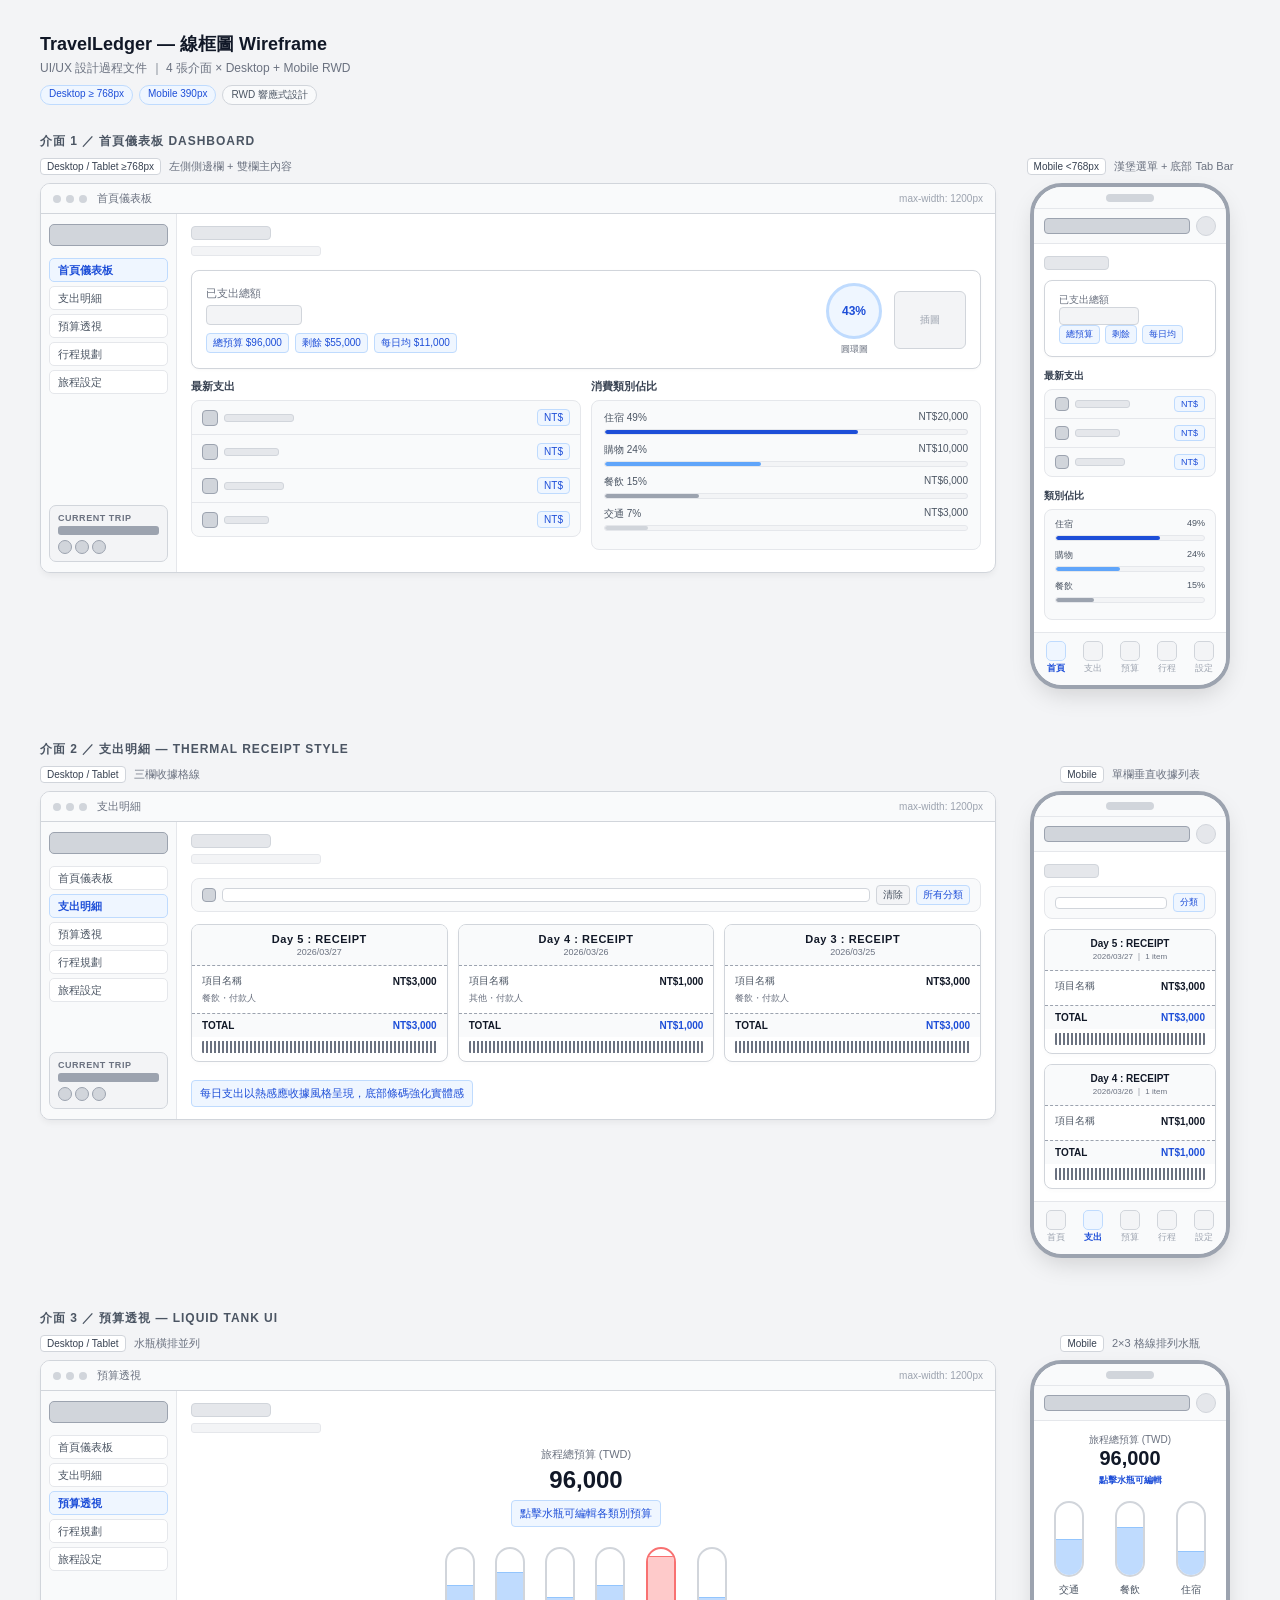
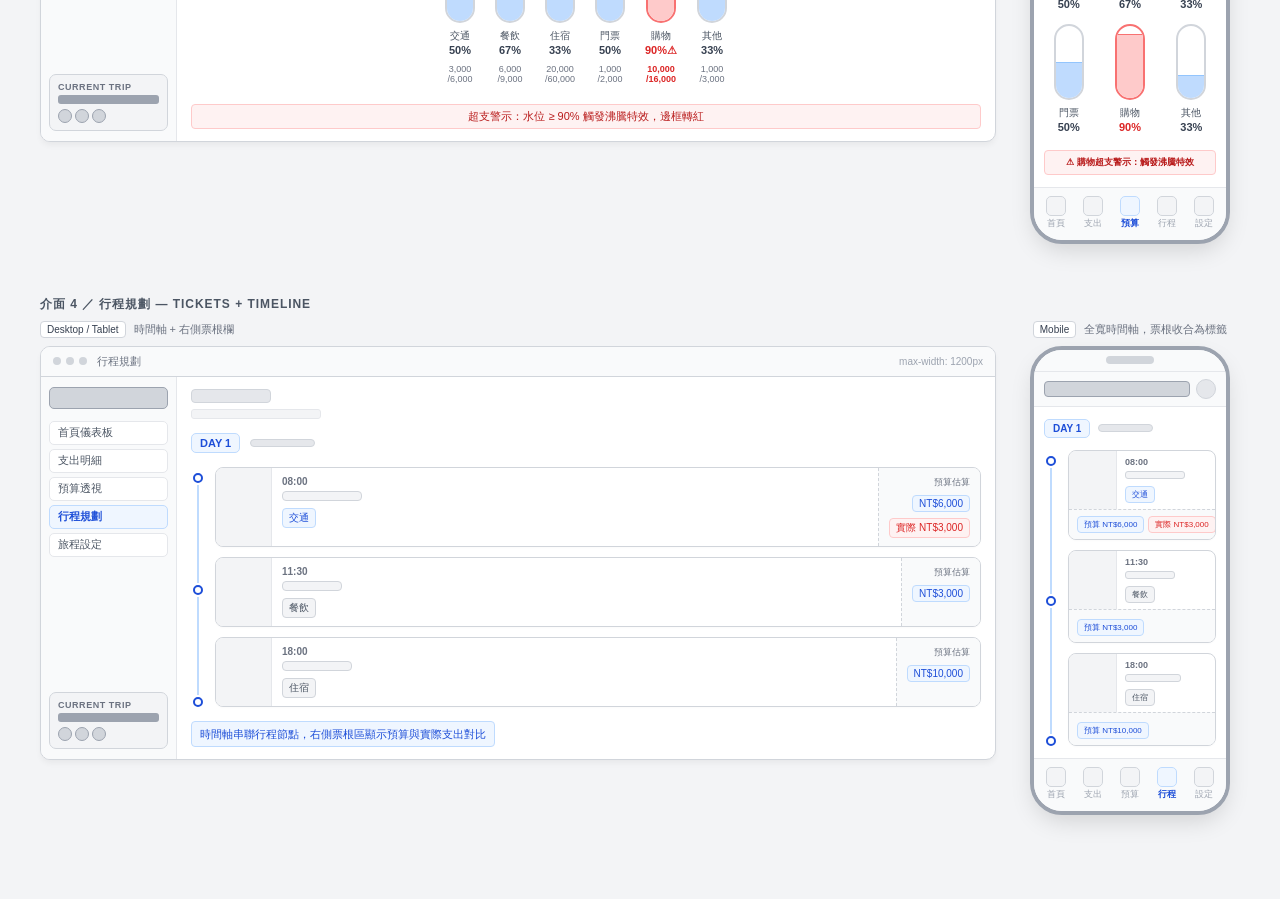
<file: wireframe.html>
<!DOCTYPE html>
<html lang="zh-Hant">
<head>
<meta charset="UTF-8">
<meta name="viewport" content="width=device-width, initial-scale=1.0">
<title>TravelLedger 線框圖 Wireframe</title>
<style>
* { box-sizing: border-box; margin: 0; padding: 0; }
body { font-family: 'Helvetica Neue', Arial, sans-serif; background: #F3F4F6; color: #111827; padding: 32px 24px; }

/* ── 容器寬度限制 ── */
.page-container { max-width: 1200px; margin: 0 auto; }

h1 { font-size: 18px; font-weight: 600; color: #111827; margin-bottom: 4px; }
.meta { font-size: 12px; color: #6B7280; margin-bottom: 8px; }
.rwd-badge { display: flex; gap: 6px; margin-bottom: 28px; flex-wrap: wrap; }
.badge { font-size: 10px; padding: 2px 8px; border-radius: 10px; border: 1px solid #D1D5DB; color: #4B5563; background: #F9FAFB; }
.badge-blue { background: #EFF6FF; border-color: #BFDBFE; color: #1D4ED8; font-weight: 500; }
.section-label { font-size: 12px; font-weight: 700; color: #4B5563; letter-spacing: .08em; text-transform: uppercase; margin-bottom: 8px; }
.rwd-label { font-size: 11px; color: #6B7280; margin-bottom: 8px; display: flex; gap: 8px; align-items: center; }
.rwd-label span { background: #FFFFFF; border: 1px solid #D1D5DB; border-radius: 4px; padding: 2px 6px; font-size: 10px; color: #374151; font-weight: 500; }
.wf-wrap { margin-bottom: 52px; }

/* ── 並排版型：Desktop 佔大部分，手機固定寬度 ── */
.rwd-compare { display: grid; grid-template-columns: 1fr 220px; gap: 24px; align-items: start; }
@media (max-width: 700px) { .rwd-compare { grid-template-columns: 1fr; } body { padding: 16px 12px; } }

/* ── Desktop Frame ── */
.wf-frame { border: 1px solid #D1D5DB; border-radius: 10px; overflow: hidden; background: #fff; box-shadow: 0 4px 6px -1px rgba(0, 0, 0, 0.05); }
.wf-titlebar { background: #F9FAFB; border-bottom: 1px solid #D1D5DB; padding: 7px 12px; display: flex; align-items: center; gap: 5px; }
.wf-dot { width: 8px; height: 8px; border-radius: 50%; background: #D1D5DB; flex-shrink: 0; }
.wf-titlebar-text { font-size: 11px; color: #6B7280; margin-left: 5px; font-weight: 500; }
.wf-titlebar-rwd { margin-left: auto; font-size: 10px; color: #9CA3AF; }
.wf-body { display: flex; }

/* ── Sidebar ── */
.wf-sidebar { width: 136px; min-width: 136px; flex-shrink: 0; border-right: 1px solid #E5E7EB; padding: 10px 8px; display: flex; flex-direction: column; gap: 4px; background: #F9FAFB; }
.wf-logo { height: 22px; background: #D1D5DB; border-radius: 5px; margin-bottom: 8px; border: 1px solid #9CA3AF; }
.wf-nav-item { height: 24px; border-radius: 5px; background: #FFFFFF; border: 1px solid #E5E7EB; display: flex; align-items: center; padding: 0 8px; font-size: 11px; color: #4B5563; white-space: nowrap; overflow: hidden; transition: all 0.2s; }
.wf-nav-item.active { background: #EFF6FF; border-color: #BFDBFE; color: #1D4ED8; font-weight: 600; }
.wf-trip-card { margin-top: auto; background: #F3F4F6; border-radius: 7px; border: 1px solid #D1D5DB; padding: 7px 8px; }
.wf-trip-label { font-size: 9px; color: #6B7280; text-transform: uppercase; letter-spacing: .06em; margin-bottom: 3px; font-weight: 600; }
.wf-trip-name { height: 9px; background: #9CA3AF; border-radius: 3px; margin-bottom: 5px; }
.wf-avatars { display: flex; gap: 3px; }
.wf-avatar { width: 14px; height: 14px; border-radius: 50%; background: #D1D5DB; border: 1px solid #9CA3AF; flex-shrink: 0; }

/* ── Content ── */
.wf-content { flex: 1; padding: 12px 14px; min-width: 0; }
.wf-pg-title { height: 14px; width: 80px; background: #E5E7EB; border-radius: 4px; border: 1px solid #D1D5DB; margin-bottom: 6px; }
.wf-pg-sub { height: 10px; width: 130px; background: #F3F4F6; border-radius: 3px; border: 1px solid #E5E7EB; margin-bottom: 14px; }

/* ── Phone Shell ── */
.phone-wrap { display: flex; flex-direction: column; align-items: center; }
.phone-shell { width: 200px; border: 4px solid #9CA3AF; border-radius: 32px; overflow: hidden; background: #fff; box-shadow: 0 10px 25px -5px rgba(0,0,0,.15); position: relative; }
.phone-notch { background: #F9FAFB; height: 22px; display: flex; align-items: center; justify-content: center; border-bottom: 1px solid #E5E7EB; flex-shrink: 0; }
.phone-notch-pill { width: 48px; height: 8px; background: #D1D5DB; border-radius: 4px; }
.phone-screen { display: flex; flex-direction: column; min-height: 380px; }

/* ── Mobile Top Bar ── */
.m-topbar { background: #F9FAFB; border-bottom: 1px solid #E5E7EB; padding: 7px 10px; display: flex; align-items: center; gap: 6px; flex-shrink: 0; }
.m-hamburger { width: 16px; display: flex; flex-direction: column; gap: 3px; flex-shrink: 0; }
.m-hamburger div { height: 2px; background: #4B5563; border-radius: 1px; }
.m-logo { height: 16px; flex: 1; background: #D1D5DB; border-radius: 4px; border: 1px solid #9CA3AF; }
.m-avatar { width: 20px; height: 20px; border-radius: 50%; background: #E5E7EB; border: 1px solid #D1D5DB; flex-shrink: 0; }

/* ── Mobile Content ── */
.m-content { padding: 12px 10px; flex: 1; }

/* ── Mobile Bottom Nav ── */
.m-bottomnav { background: #F9FAFB; border-top: 1px solid #E5E7EB; padding: 8px 4px 12px; display: flex; justify-content: space-around; flex-shrink: 0; }
.m-tab { display: flex; flex-direction: column; align-items: center; gap: 3px; flex: 1; }
.m-tab-icon { width: 20px; height: 20px; background: #F3F4F6; border-radius: 5px; border: 1px solid #D1D5DB; }
.m-tab-icon.active { background: #EFF6FF; border-color: #BFDBFE; }
.m-tab-lbl { font-size: 9px; color: #9CA3AF; line-height: 1; font-weight: 500; }
.m-tab-lbl.active { color: #1D4ED8; font-weight: 700; }

/* ── Generic ── */
.wf-block { background: #F9FAFB; border: 1px solid #E5E7EB; border-radius: 8px; }
.wf-row { display: flex; gap: 10px; margin-bottom: 10px; }
.wf-col { flex: 1; min-width: 0; }
.note-blue { font-size: 11px; color: #1D4ED8; background: #EFF6FF; border: 1px solid #BFDBFE; border-radius: 4px; padding: 4px 8px; display: inline-block; margin-top: 8px; line-height: 1.5; font-weight: 500; }
.note-red { font-size: 11px; color: #B91C1C; background: #FEF2F2; border: 1px solid #FECACA; border-radius: 4px; padding: 4px 8px; display: inline-block; margin-top: 8px; font-weight: 500; }
.chip { font-size: 10px; font-weight: 500; border-radius: 4px; padding: 2px 6px; border: 1px solid #D1D5DB; background: #F3F4F6; color: #4B5563; display: inline-block; white-space: nowrap; }
.chip-b { background: #EFF6FF; border-color: #BFDBFE; color: #1D4ED8; }
.chip-r { background: #FEF2F2; border-color: #FECACA; color: #DC2626; }
.list-row { display: flex; justify-content: space-between; align-items: center; padding: 8px 10px; border-bottom: 1px solid #E5E7EB; }
.list-row:last-child { border-bottom: none; }
.icon-sq { width: 16px; height: 16px; background: #D1D5DB; border-radius: 4px; border: 1px solid #9CA3AF; flex-shrink: 0; }
.txt-bar { height: 8px; background: #E5E7EB; border-radius: 3px; border: 1px solid #D1D5DB; }

/* ── Receipts ── */
.receipt { border: 1px solid #D1D5DB; border-radius: 8px; overflow: hidden; flex: 1; min-width: 90px; background: #fff; box-shadow: 0 2px 4px rgba(0,0,0,0.02); }
.receipt-head { background: #F9FAFB; padding: 8px 10px; text-align: center; border-bottom: 1px dashed #9CA3AF; }
.receipt-body { padding: 8px 10px; }
.receipt-row { display: flex; justify-content: space-between; align-items: center; margin-bottom: 4px; }
.receipt-total { border-top: 1px dashed #9CA3AF; padding: 6px 10px; display: flex; justify-content: space-between; background: #F9FAFB; }
.barcode { height: 12px; margin: 4px 10px 8px; border-radius: 1px; background: repeating-linear-gradient(90deg, #6B7280 0, #6B7280 2px, transparent 2px, transparent 4px); }

/* ── Hero & Progress ── */
.hero { background: #FFFFFF; border: 1px solid #D1D5DB; border-radius: 8px; padding: 12px 14px; margin-bottom: 10px; box-shadow: 0 1px 3px rgba(0,0,0,0.03); }
.bar-row { margin-bottom: 8px; }
.bar-track { height: 6px; background: #F3F4F6; border-radius: 3px; border: 1px solid #E5E7EB; margin-top: 4px; overflow: hidden; }
.bar-fill { height: 100%; background: #9CA3AF; border-radius: 2px; }
.day-badge { background: #EFF6FF; border: 1px solid #BFDBFE; border-radius: 5px; padding: 3px 8px; font-size: 11px; font-weight: 700; color: #1D4ED8; }

/* ── Timeline ── */
.tl-wrap { display: flex; gap: 10px; }
.tl-spine { display: flex; flex-direction: column; align-items: center; width: 14px; flex-shrink: 0; padding-top: 6px; }
.tl-dot { width: 10px; height: 10px; border-radius: 50%; border: 2px solid #1D4ED8; background: #fff; flex-shrink: 0; }
.tl-line { width: 2px; background: #BFDBFE; flex: 1; min-height: 12px; margin: 2px 0; }
.tl-items { flex: 1; display: flex; flex-direction: column; gap: 10px; min-width: 0; }
.tl-card { border: 1px solid #D1D5DB; border-radius: 8px; background: #FFFFFF; display: flex; overflow: hidden; box-shadow: 0 1px 2px rgba(0,0,0,0.02); }
.tl-img { width: 56px; min-width: 56px; background: #F3F4F6; border-right: 1px solid #E5E7EB; }
.tl-info { flex: 1; padding: 8px 10px; min-width: 0; }
.tl-right { min-width: 76px; padding: 8px 10px; text-align: right; border-left: 1px dashed #D1D5DB; background: #F9FAFB; }

/* ── Tank UI ── */
.tank { display: flex; flex-direction: column; align-items: center; gap: 6px; }
.tank-body { width: 30px; height: 76px; border: 2px solid #D1D5DB; border-radius: 15px; overflow: hidden; background: #fff; position: relative; }
.tank-fill { position: absolute; bottom: 0; left: 0; right: 0; background: #BFDBFE; border-top: 1px solid #93C5FD; transition: height 0.3s; }
.tank-fill.over { background: #FECACA; border-color: #F87171; }
.tank-lbl { font-size: 10px; color: #4B5563; text-align: center; line-height: 1.4; font-weight: 500; }
.pct { font-size: 11px; color: #374151; font-weight: 700; }
.pct.over { color: #DC2626; }
</style>
</head>
<body>
<div class="page-container">

<h1>TravelLedger — 線框圖 Wireframe</h1>
<p class="meta">UI/UX 設計過程文件 ｜ 4 張介面 × Desktop + Mobile RWD</p>
<div class="rwd-badge">
  <span class="badge badge-blue">Desktop ≥ 768px</span>
  <span class="badge badge-blue">Mobile 390px</span>
  <span class="badge">RWD 響應式設計</span>
</div>

<div class="wf-wrap">
  <div class="section-label">介面 1 ／ 首頁儀表板 Dashboard</div>
  <div class="rwd-compare">

    <div>
      <div class="rwd-label"><span>Desktop / Tablet ≥768px</span>左側側邊欄 + 雙欄主內容</div>
      <div class="wf-frame">
        <div class="wf-titlebar">
          <div class="wf-dot"></div><div class="wf-dot"></div><div class="wf-dot"></div>
          <span class="wf-titlebar-text">首頁儀表板</span>
          <span class="wf-titlebar-rwd">max-width: 1200px</span>
        </div>
        <div class="wf-body">
          <div class="wf-sidebar">
            <div class="wf-logo"></div>
            <div class="wf-nav-item active">首頁儀表板</div>
            <div class="wf-nav-item">支出明細</div>
            <div class="wf-nav-item">預算透視</div>
            <div class="wf-nav-item">行程規劃</div>
            <div class="wf-nav-item">旅程設定</div>
            <div class="wf-trip-card">
              <div class="wf-trip-label">Current Trip</div>
              <div class="wf-trip-name"></div>
              <div class="wf-avatars"><div class="wf-avatar"></div><div class="wf-avatar"></div><div class="wf-avatar"></div></div>
            </div>
          </div>
          <div class="wf-content">
            <div class="wf-pg-title"></div><div class="wf-pg-sub"></div>
            <div class="hero" style="display:flex;gap:12px;align-items:center;flex-wrap:wrap">
              <div style="flex:1;min-width:110px">
                <div style="font-size:11px;color:#6B7280;margin-bottom:4px;font-weight:500">已支出總額</div>
                <div style="height:20px;width:96px;background:#F3F4F6;border:1px solid #D1D5DB;border-radius:4px;margin-bottom:8px"></div>
                <div style="display:flex;gap:6px;flex-wrap:wrap">
                  <span class="chip chip-b">總預算 $96,000</span>
                  <span class="chip chip-b">剩餘 $55,000</span>
                  <span class="chip chip-b">每日均 $11,000</span>
                </div>
              </div>
              <div style="display:flex;flex-direction:column;align-items:center;gap:4px;flex-shrink:0">
                <div style="width:56px;height:56px;border-radius:50%;border:3px solid #BFDBFE;background:#EFF6FF;display:flex;align-items:center;justify-content:center;font-size:12px;color:#1D4ED8;font-weight:700">43%</div>
                <div style="font-size:9px;color:#6B7280;font-weight:500">圓環圖</div>
              </div>
              <div style="width:72px;height:58px;background:#F3F4F6;border-radius:6px;border:1px solid #D1D5DB;flex-shrink:0;display:flex;align-items:center;justify-content:center;font-size:10px;color:#9CA3AF">插圖</div>
            </div>
            <div class="wf-row" style="align-items:flex-start">
              <div class="wf-col">
                <div style="font-size:11px;font-weight:600;color:#374151;margin-bottom:6px">最新支出</div>
                <div class="wf-block">
                  <div class="list-row"><div style="display:flex;align-items:center;gap:6px;flex:1"><div class="icon-sq"></div><div class="txt-bar" style="width:70px"></div></div><span class="chip chip-b">NT$</span></div>
                  <div class="list-row"><div style="display:flex;align-items:center;gap:6px;flex:1"><div class="icon-sq"></div><div class="txt-bar" style="width:55px"></div></div><span class="chip chip-b">NT$</span></div>
                  <div class="list-row"><div style="display:flex;align-items:center;gap:6px;flex:1"><div class="icon-sq"></div><div class="txt-bar" style="width:60px"></div></div><span class="chip chip-b">NT$</span></div>
                  <div class="list-row"><div style="display:flex;align-items:center;gap:6px;flex:1"><div class="icon-sq"></div><div class="txt-bar" style="width:45px"></div></div><span class="chip chip-b">NT$</span></div>
                </div>
              </div>
              <div class="wf-col">
                <div style="font-size:11px;font-weight:600;color:#374151;margin-bottom:6px">消費類別佔比</div>
                <div class="wf-block" style="padding:10px 12px">
                  <div class="bar-row"><div style="display:flex;justify-content:space-between"><span style="font-size:10px;color:#4B5563;font-weight:500">住宿 49%</span><span style="font-size:10px;color:#4B5563">NT$20,000</span></div><div class="bar-track"><div class="bar-fill" style="width:70%;background:#1D4ED8"></div></div></div>
                  <div class="bar-row"><div style="display:flex;justify-content:space-between"><span style="font-size:10px;color:#4B5563;font-weight:500">購物 24%</span><span style="font-size:10px;color:#4B5563">NT$10,000</span></div><div class="bar-track"><div class="bar-fill" style="width:43%;background:#60A5FA"></div></div></div>
                  <div class="bar-row"><div style="display:flex;justify-content:space-between"><span style="font-size:10px;color:#4B5563;font-weight:500">餐飲 15%</span><span style="font-size:10px;color:#4B5563">NT$6,000</span></div><div class="bar-track"><div class="bar-fill" style="width:26%;background:#9CA3AF"></div></div></div>
                  <div class="bar-row"><div style="display:flex;justify-content:space-between"><span style="font-size:10px;color:#4B5563;font-weight:500">交通 7%</span><span style="font-size:10px;color:#4B5563">NT$3,000</span></div><div class="bar-track"><div class="bar-fill" style="width:12%;background:#D1D5DB"></div></div></div>
                </div>
              </div>
            </div>
          </div>
        </div>
      </div>
    </div>

    <div class="phone-wrap">
      <div class="rwd-label"><span>Mobile &lt;768px</span>漢堡選單 + 底部 Tab Bar</div>
      <div class="phone-shell">
        <div class="phone-notch"><div class="phone-notch-pill"></div></div>
        <div class="phone-screen">
          <div class="m-topbar">
            <div class="m-logo"></div>
            <div class="m-avatar"></div>
          </div>
          <div class="m-content">
            <div class="wf-pg-title" style="width:65px;margin-bottom:10px"></div>
            <div class="hero" style="flex-direction:column;gap:6px">
              <div style="font-size:10px;color:#6B7280;font-weight:500">已支出總額</div>
              <div style="height:18px;width:80px;background:#F3F4F6;border:1px solid #D1D5DB;border-radius:4px"></div>
              <div style="display:flex;gap:5px;flex-wrap:wrap">
                <span class="chip chip-b" style="font-size:9px">總預算</span>
                <span class="chip chip-b" style="font-size:9px">剩餘</span>
                <span class="chip chip-b" style="font-size:9px">每日均</span>
              </div>
            </div>
            <div style="font-size:10px;font-weight:600;color:#374151;margin:12px 0 6px">最新支出</div>
            <div class="wf-block">
              <div class="list-row" style="padding:6px 10px"><div style="display:flex;align-items:center;gap:6px;flex:1"><div class="icon-sq" style="width:14px;height:14px"></div><div class="txt-bar" style="width:55px"></div></div><span class="chip chip-b" style="font-size:9px">NT$</span></div>
              <div class="list-row" style="padding:6px 10px"><div style="display:flex;align-items:center;gap:6px;flex:1"><div class="icon-sq" style="width:14px;height:14px"></div><div class="txt-bar" style="width:45px"></div></div><span class="chip chip-b" style="font-size:9px">NT$</span></div>
              <div class="list-row" style="padding:6px 10px"><div style="display:flex;align-items:center;gap:6px;flex:1"><div class="icon-sq" style="width:14px;height:14px"></div><div class="txt-bar" style="width:50px"></div></div><span class="chip chip-b" style="font-size:9px">NT$</span></div>
            </div>
            <div style="font-size:10px;font-weight:600;color:#374151;margin:12px 0 6px">類別佔比</div>
            <div class="wf-block" style="padding:8px 10px">
              <div class="bar-row"><div style="display:flex;justify-content:space-between"><span style="font-size:9px;color:#4B5563;font-weight:500">住宿</span><span style="font-size:9px;color:#4B5563">49%</span></div><div class="bar-track"><div class="bar-fill" style="width:70%;background:#1D4ED8"></div></div></div>
              <div class="bar-row"><div style="display:flex;justify-content:space-between"><span style="font-size:9px;color:#4B5563;font-weight:500">購物</span><span style="font-size:9px;color:#4B5563">24%</span></div><div class="bar-track"><div class="bar-fill" style="width:43%;background:#60A5FA"></div></div></div>
              <div class="bar-row"><div style="display:flex;justify-content:space-between"><span style="font-size:9px;color:#4B5563;font-weight:500">餐飲</span><span style="font-size:9px;color:#4B5563">15%</span></div><div class="bar-track"><div class="bar-fill" style="width:26%;background:#9CA3AF"></div></div></div>
            </div>
          </div>
          <div class="m-bottomnav">
            <div class="m-tab"><div class="m-tab-icon active"></div><div class="m-tab-lbl active">首頁</div></div>
            <div class="m-tab"><div class="m-tab-icon"></div><div class="m-tab-lbl">支出</div></div>
            <div class="m-tab"><div class="m-tab-icon"></div><div class="m-tab-lbl">預算</div></div>
            <div class="m-tab"><div class="m-tab-icon"></div><div class="m-tab-lbl">行程</div></div>
            <div class="m-tab"><div class="m-tab-icon"></div><div class="m-tab-lbl">設定</div></div>
          </div>
        </div>
      </div>
    </div>
  </div>
</div>

<div class="wf-wrap">
  <div class="section-label">介面 2 ／ 支出明細 — Thermal Receipt Style</div>
  <div class="rwd-compare">
    <div>
      <div class="rwd-label"><span>Desktop / Tablet</span>三欄收據格線</div>
      <div class="wf-frame">
        <div class="wf-titlebar"><div class="wf-dot"></div><div class="wf-dot"></div><div class="wf-dot"></div><span class="wf-titlebar-text">支出明細</span><span class="wf-titlebar-rwd">max-width: 1200px</span></div>
        <div class="wf-body">
          <div class="wf-sidebar">
            <div class="wf-logo"></div>
            <div class="wf-nav-item">首頁儀表板</div>
            <div class="wf-nav-item active">支出明細</div>
            <div class="wf-nav-item">預算透視</div>
            <div class="wf-nav-item">行程規劃</div>
            <div class="wf-nav-item">旅程設定</div>
            <div class="wf-trip-card"><div class="wf-trip-label">Current Trip</div><div class="wf-trip-name"></div><div class="wf-avatars"><div class="wf-avatar"></div><div class="wf-avatar"></div><div class="wf-avatar"></div></div></div>
          </div>
          <div class="wf-content">
            <div class="wf-pg-title"></div><div class="wf-pg-sub"></div>
            <div class="wf-block" style="padding:6px 10px;margin-bottom:12px;display:flex;gap:6px;align-items:center">
              <div class="icon-sq" style="width:14px;height:14px"></div>
              <div style="flex:1;height:14px;background:#fff;border:1px solid #D1D5DB;border-radius:4px"></div>
              <span class="chip">清除</span><span class="chip chip-b">所有分類</span>
            </div>
            <div class="wf-row" style="flex-wrap:nowrap">
              <div class="receipt">
                <div class="receipt-head"><div style="font-size:11px;font-weight:700;color:#111827;letter-spacing:0.05em">Day 5 : RECEIPT</div><div style="font-size:9px;color:#6B7280;margin-top:2px">2026/03/27</div></div>
                <div class="receipt-body"><div class="receipt-row"><span style="font-size:10px;color:#4B5563;font-weight:500">項目名稱</span><span style="font-size:10px;color:#111827;font-weight:600">NT$3,000</span></div><div style="font-size:9px;color:#6B7280">餐飲・付款人</div></div>
                <div class="receipt-total"><span style="font-size:10px;color:#111827;font-weight:700">TOTAL</span><span style="font-size:10px;color:#1D4ED8;font-weight:700">NT$3,000</span></div>
                <div class="barcode"></div>
              </div>
              <div class="receipt">
                <div class="receipt-head"><div style="font-size:11px;font-weight:700;color:#111827;letter-spacing:0.05em">Day 4 : RECEIPT</div><div style="font-size:9px;color:#6B7280;margin-top:2px">2026/03/26</div></div>
                <div class="receipt-body"><div class="receipt-row"><span style="font-size:10px;color:#4B5563;font-weight:500">項目名稱</span><span style="font-size:10px;color:#111827;font-weight:600">NT$1,000</span></div><div style="font-size:9px;color:#6B7280">其他・付款人</div></div>
                <div class="receipt-total"><span style="font-size:10px;color:#111827;font-weight:700">TOTAL</span><span style="font-size:10px;color:#1D4ED8;font-weight:700">NT$1,000</span></div>
                <div class="barcode"></div>
              </div>
              <div class="receipt">
                <div class="receipt-head"><div style="font-size:11px;font-weight:700;color:#111827;letter-spacing:0.05em">Day 3 : RECEIPT</div><div style="font-size:9px;color:#6B7280;margin-top:2px">2026/03/25</div></div>
                <div class="receipt-body"><div class="receipt-row"><span style="font-size:10px;color:#4B5563;font-weight:500">項目名稱</span><span style="font-size:10px;color:#111827;font-weight:600">NT$3,000</span></div><div style="font-size:9px;color:#6B7280">餐飲・付款人</div></div>
                <div class="receipt-total"><span style="font-size:10px;color:#111827;font-weight:700">TOTAL</span><span style="font-size:10px;color:#1D4ED8;font-weight:700">NT$3,000</span></div>
                <div class="barcode"></div>
              </div>
            </div>
            <div class="note-blue">每日支出以熱感應收據風格呈現，底部條碼強化實體感</div>
          </div>
        </div>
      </div>
    </div>
    <div class="phone-wrap">
      <div class="rwd-label"><span>Mobile</span>單欄垂直收據列表</div>
      <div class="phone-shell">
        <div class="phone-notch"><div class="phone-notch-pill"></div></div>
        <div class="phone-screen">
          <div class="m-topbar"><div class="m-logo"></div><div class="m-avatar"></div></div>
          <div class="m-content">
            <div class="wf-pg-title" style="width:55px;margin-bottom:8px"></div>
            <div class="wf-block" style="padding:6px 10px;margin-bottom:10px;display:flex;gap:6px;align-items:center">
              <div style="flex:1;height:12px;background:#fff;border:1px solid #D1D5DB;border-radius:4px"></div>
              <span class="chip chip-b" style="font-size:9px">分類</span>
            </div>
            <div style="display:flex;flex-direction:column;gap:10px">
              <div class="receipt" style="flex:none">
                <div class="receipt-head"><div style="font-size:10px;font-weight:700;color:#111827">Day 5 : RECEIPT</div><div style="font-size:8px;color:#6B7280;margin-top:2px">2026/03/27 ｜ 1 item</div></div>
                <div class="receipt-body"><div class="receipt-row"><span style="font-size:10px;color:#4B5563">項目名稱</span><span style="font-size:10px;color:#111827;font-weight:600">NT$3,000</span></div></div>
                <div class="receipt-total"><span style="font-size:10px;color:#111827;font-weight:700">TOTAL</span><span style="font-size:10px;color:#1D4ED8;font-weight:700">NT$3,000</span></div>
                <div class="barcode"></div>
              </div>
              <div class="receipt" style="flex:none">
                <div class="receipt-head"><div style="font-size:10px;font-weight:700;color:#111827">Day 4 : RECEIPT</div><div style="font-size:8px;color:#6B7280;margin-top:2px">2026/03/26 ｜ 1 item</div></div>
                <div class="receipt-body"><div class="receipt-row"><span style="font-size:10px;color:#4B5563">項目名稱</span><span style="font-size:10px;color:#111827;font-weight:600">NT$1,000</span></div></div>
                <div class="receipt-total"><span style="font-size:10px;color:#111827;font-weight:700">TOTAL</span><span style="font-size:10px;color:#1D4ED8;font-weight:700">NT$1,000</span></div>
                <div class="barcode"></div>
              </div>
            </div>
          </div>
          <div class="m-bottomnav">
            <div class="m-tab"><div class="m-tab-icon"></div><div class="m-tab-lbl">首頁</div></div>
            <div class="m-tab"><div class="m-tab-icon active"></div><div class="m-tab-lbl active">支出</div></div>
            <div class="m-tab"><div class="m-tab-icon"></div><div class="m-tab-lbl">預算</div></div>
            <div class="m-tab"><div class="m-tab-icon"></div><div class="m-tab-lbl">行程</div></div>
            <div class="m-tab"><div class="m-tab-icon"></div><div class="m-tab-lbl">設定</div></div>
          </div>
        </div>
      </div>
    </div>
  </div>
</div>

<div class="wf-wrap">
  <div class="section-label">介面 3 ／ 預算透視 — Liquid Tank UI</div>
  <div class="rwd-compare">
    <div>
      <div class="rwd-label"><span>Desktop / Tablet</span>水瓶橫排並列</div>
      <div class="wf-frame">
        <div class="wf-titlebar"><div class="wf-dot"></div><div class="wf-dot"></div><div class="wf-dot"></div><span class="wf-titlebar-text">預算透視</span><span class="wf-titlebar-rwd">max-width: 1200px</span></div>
        <div class="wf-body">
          <div class="wf-sidebar">
            <div class="wf-logo"></div>
            <div class="wf-nav-item">首頁儀表板</div>
            <div class="wf-nav-item">支出明細</div>
            <div class="wf-nav-item active">預算透視</div>
            <div class="wf-nav-item">行程規劃</div>
            <div class="wf-nav-item">旅程設定</div>
            <div class="wf-trip-card"><div class="wf-trip-label">Current Trip</div><div class="wf-trip-name"></div><div class="wf-avatars"><div class="wf-avatar"></div><div class="wf-avatar"></div><div class="wf-avatar"></div></div></div>
          </div>
          <div class="wf-content">
            <div class="wf-pg-title"></div><div class="wf-pg-sub"></div>
            <div style="text-align:center;margin-bottom:20px">
              <div style="font-size:11px;color:#6B7280;margin-bottom:4px;font-weight:500">旅程總預算 (TWD)</div>
              <div style="font-size:24px;font-weight:700;color:#111827;margin-bottom:6px">96,000</div>
              <span class="note-blue" style="margin-top:0;">點擊水瓶可編輯各類別預算</span>
            </div>
            <div style="display:flex;justify-content:center;gap:20px;flex-wrap:wrap">
              <div class="tank"><div class="tank-body"><div class="tank-fill" style="height:50%"></div></div><div class="tank-lbl">交通<br><span class="pct">50%</span></div><div style="font-size:9px;color:#6B7280;text-align:center">3,000<br>/6,000</div></div>
              <div class="tank"><div class="tank-body"><div class="tank-fill" style="height:67%"></div></div><div class="tank-lbl">餐飲<br><span class="pct">67%</span></div><div style="font-size:9px;color:#6B7280;text-align:center">6,000<br>/9,000</div></div>
              <div class="tank"><div class="tank-body"><div class="tank-fill" style="height:33%"></div></div><div class="tank-lbl">住宿<br><span class="pct">33%</span></div><div style="font-size:9px;color:#6B7280;text-align:center">20,000<br>/60,000</div></div>
              <div class="tank"><div class="tank-body"><div class="tank-fill" style="height:50%"></div></div><div class="tank-lbl">門票<br><span class="pct">50%</span></div><div style="font-size:9px;color:#6B7280;text-align:center">1,000<br>/2,000</div></div>
              <div class="tank"><div class="tank-body" style="border-color:#F87171"><div class="tank-fill over" style="height:90%"></div></div><div class="tank-lbl">購物<br><span class="pct over">90%⚠</span></div><div style="font-size:9px;color:#DC2626;text-align:center;font-weight:600">10,000<br>/16,000</div></div>
              <div class="tank"><div class="tank-body"><div class="tank-fill" style="height:33%"></div></div><div class="tank-lbl">其他<br><span class="pct">33%</span></div><div style="font-size:9px;color:#6B7280;text-align:center">1,000<br>/3,000</div></div>
            </div>
            <div class="note-red" style="margin-top:20px; display:block; text-align:center;">超支警示：水位 ≥ 90% 觸發沸騰特效，邊框轉紅</div>
          </div>
        </div>
      </div>
    </div>
    <div class="phone-wrap">
      <div class="rwd-label"><span>Mobile</span>2×3 格線排列水瓶</div>
      <div class="phone-shell">
        <div class="phone-notch"><div class="phone-notch-pill"></div></div>
        <div class="phone-screen">
          <div class="m-topbar"><div class="m-logo"></div><div class="m-avatar"></div></div>
          <div class="m-content">
            <div style="text-align:center;margin-bottom:14px">
              <div style="font-size:10px;color:#6B7280;font-weight:500">旅程總預算 (TWD)</div>
              <div style="font-size:20px;font-weight:700;color:#111827">96,000</div>
              <div style="font-size:9px;color:#1D4ED8;margin-top:4px;font-weight:600">點擊水瓶可編輯</div>
            </div>
            <div style="display:grid;grid-template-columns:repeat(3,1fr);gap:12px;justify-items:center;margin-bottom:14px">
              <div class="tank"><div class="tank-body"><div class="tank-fill" style="height:50%"></div></div><div class="tank-lbl">交通<br><span class="pct">50%</span></div></div>
              <div class="tank"><div class="tank-body"><div class="tank-fill" style="height:67%"></div></div><div class="tank-lbl">餐飲<br><span class="pct">67%</span></div></div>
              <div class="tank"><div class="tank-body"><div class="tank-fill" style="height:33%"></div></div><div class="tank-lbl">住宿<br><span class="pct">33%</span></div></div>
              <div class="tank"><div class="tank-body"><div class="tank-fill" style="height:50%"></div></div><div class="tank-lbl">門票<br><span class="pct">50%</span></div></div>
              <div class="tank"><div class="tank-body" style="border-color:#F87171"><div class="tank-fill over" style="height:90%"></div></div><div class="tank-lbl">購物<br><span class="pct over">90%</span></div></div>
              <div class="tank"><div class="tank-body"><div class="tank-fill" style="height:33%"></div></div><div class="tank-lbl">其他<br><span class="pct">33%</span></div></div>
            </div>
            <div style="font-size:9px;color:#B91C1C;background:#FEF2F2;border:1px solid #FECACA;border-radius:4px;padding:5px 8px;font-weight:600;text-align:center;">⚠ 購物超支警示：觸發沸騰特效</div>
          </div>
          <div class="m-bottomnav">
            <div class="m-tab"><div class="m-tab-icon"></div><div class="m-tab-lbl">首頁</div></div>
            <div class="m-tab"><div class="m-tab-icon"></div><div class="m-tab-lbl">支出</div></div>
            <div class="m-tab"><div class="m-tab-icon active"></div><div class="m-tab-lbl active">預算</div></div>
            <div class="m-tab"><div class="m-tab-icon"></div><div class="m-tab-lbl">行程</div></div>
            <div class="m-tab"><div class="m-tab-icon"></div><div class="m-tab-lbl">設定</div></div>
          </div>
        </div>
      </div>
    </div>
  </div>
</div>

<div class="wf-wrap">
  <div class="section-label">介面 4 ／ 行程規劃 — Tickets + Timeline</div>
  <div class="rwd-compare">
    <div>
      <div class="rwd-label"><span>Desktop / Tablet</span>時間軸 + 右側票根欄</div>
      <div class="wf-frame">
        <div class="wf-titlebar"><div class="wf-dot"></div><div class="wf-dot"></div><div class="wf-dot"></div><span class="wf-titlebar-text">行程規劃</span><span class="wf-titlebar-rwd">max-width: 1200px</span></div>
        <div class="wf-body">
          <div class="wf-sidebar">
            <div class="wf-logo"></div>
            <div class="wf-nav-item">首頁儀表板</div>
            <div class="wf-nav-item">支出明細</div>
            <div class="wf-nav-item">預算透視</div>
            <div class="wf-nav-item active">行程規劃</div>
            <div class="wf-nav-item">旅程設定</div>
            <div class="wf-trip-card"><div class="wf-trip-label">Current Trip</div><div class="wf-trip-name"></div><div class="wf-avatars"><div class="wf-avatar"></div><div class="wf-avatar"></div><div class="wf-avatar"></div></div></div>
          </div>
          <div class="wf-content">
            <div class="wf-pg-title"></div><div class="wf-pg-sub"></div>
            <div style="display:flex;align-items:center;gap:10px;margin-bottom:14px">
              <div class="day-badge">DAY 1</div>
              <div style="height:8px;width:65px;background:#E5E7EB;border-radius:4px;border:1px solid #D1D5DB"></div>
            </div>
            <div class="tl-wrap">
              <div class="tl-spine"><div class="tl-dot"></div><div class="tl-line"></div><div class="tl-dot"></div><div class="tl-line"></div><div class="tl-dot"></div></div>
              <div class="tl-items">
                <div class="tl-card"><div class="tl-img"></div><div class="tl-info"><div style="font-size:10px;color:#6B7280;margin-bottom:4px;font-weight:600">08:00</div><div style="height:10px;width:80px;background:#F3F4F6;border-radius:4px;border:1px solid #D1D5DB;margin-bottom:6px"></div><span class="chip chip-b">交通</span></div><div class="tl-right"><div style="font-size:9px;color:#6B7280;margin-bottom:4px;font-weight:500">預算估算</div><span class="chip chip-b">NT$6,000</span><div style="margin-top:5px"><span class="chip chip-r">實際 NT$3,000</span></div></div></div>
                <div class="tl-card"><div class="tl-img"></div><div class="tl-info"><div style="font-size:10px;color:#6B7280;margin-bottom:4px;font-weight:600">11:30</div><div style="height:10px;width:60px;background:#F3F4F6;border-radius:4px;border:1px solid #D1D5DB;margin-bottom:6px"></div><span class="chip">餐飲</span></div><div class="tl-right"><div style="font-size:9px;color:#6B7280;margin-bottom:4px;font-weight:500">預算估算</div><span class="chip chip-b">NT$3,000</span></div></div>
                <div class="tl-card"><div class="tl-img"></div><div class="tl-info"><div style="font-size:10px;color:#6B7280;margin-bottom:4px;font-weight:600">18:00</div><div style="height:10px;width:70px;background:#F3F4F6;border-radius:4px;border:1px solid #D1D5DB;margin-bottom:6px"></div><span class="chip">住宿</span></div><div class="tl-right"><div style="font-size:9px;color:#6B7280;margin-bottom:4px;font-weight:500">預算估算</div><span class="chip chip-b">NT$10,000</span></div></div>
              </div>
            </div>
            <div class="note-blue" style="margin-top:14px">時間軸串聯行程節點，右側票根區顯示預算與實際支出對比</div>
          </div>
        </div>
      </div>
    </div>
    <div class="phone-wrap">
      <div class="rwd-label"><span>Mobile</span>全寬時間軸，票根收合為標籤</div>
      <div class="phone-shell">
        <div class="phone-notch"><div class="phone-notch-pill"></div></div>
        <div class="phone-screen">
          <div class="m-topbar"><div class="m-logo"></div><div class="m-avatar"></div></div>
          <div class="m-content">
            <div style="display:flex;align-items:center;gap:8px;margin-bottom:12px">
              <div class="day-badge" style="font-size:10px;padding:3px 8px">DAY 1</div>
              <div style="height:8px;width:55px;background:#E5E7EB;border-radius:4px;border:1px solid #D1D5DB"></div>
            </div>
            <div class="tl-wrap">
              <div class="tl-spine"><div class="tl-dot"></div><div class="tl-line"></div><div class="tl-dot"></div><div class="tl-line"></div><div class="tl-dot"></div></div>
              <div class="tl-items">
                <div class="tl-card" style="flex-direction:column">
                  <div style="display:flex;overflow:hidden"><div class="tl-img" style="width:48px;min-width:48px;height:auto"></div><div class="tl-info" style="padding:6px 8px"><div style="font-size:9px;color:#6B7280;font-weight:600">08:00</div><div style="height:8px;width:60px;background:#F3F4F6;border-radius:3px;border:1px solid #D1D5DB;margin:4px 0"></div><span class="chip chip-b" style="font-size:8px">交通</span></div></div>
                  <div style="padding:6px 8px;display:flex;gap:4px;border-top:1px dashed #D1D5DB;background:#F9FAFB;">
                    <span class="chip chip-b" style="font-size:8px">預算 NT$6,000</span>
                    <span class="chip chip-r" style="font-size:8px">實際 NT$3,000</span>
                  </div>
                </div>
                <div class="tl-card" style="flex-direction:column">
                  <div style="display:flex;overflow:hidden"><div class="tl-img" style="width:48px;min-width:48px;height:auto"></div><div class="tl-info" style="padding:6px 8px"><div style="font-size:9px;color:#6B7280;font-weight:600">11:30</div><div style="height:8px;width:50px;background:#F3F4F6;border-radius:3px;border:1px solid #D1D5DB;margin:4px 0"></div><span class="chip" style="font-size:8px">餐飲</span></div></div>
                  <div style="padding:6px 8px;border-top:1px dashed #D1D5DB;background:#F9FAFB;"><span class="chip chip-b" style="font-size:8px">預算 NT$3,000</span></div>
                </div>
                <div class="tl-card" style="flex-direction:column">
                  <div style="display:flex;overflow:hidden"><div class="tl-img" style="width:48px;min-width:48px;height:auto"></div><div class="tl-info" style="padding:6px 8px"><div style="font-size:9px;color:#6B7280;font-weight:600">18:00</div><div style="height:8px;width:56px;background:#F3F4F6;border-radius:3px;border:1px solid #D1D5DB;margin:4px 0"></div><span class="chip" style="font-size:8px">住宿</span></div></div>
                  <div style="padding:6px 8px;border-top:1px dashed #D1D5DB;background:#F9FAFB;"><span class="chip chip-b" style="font-size:8px">預算 NT$10,000</span></div>
                </div>
              </div>
            </div>
          </div>
          <div class="m-bottomnav">
            <div class="m-tab"><div class="m-tab-icon"></div><div class="m-tab-lbl">首頁</div></div>
            <div class="m-tab"><div class="m-tab-icon"></div><div class="m-tab-lbl">支出</div></div>
            <div class="m-tab"><div class="m-tab-icon"></div><div class="m-tab-lbl">預算</div></div>
            <div class="m-tab"><div class="m-tab-icon active"></div><div class="m-tab-lbl active">行程</div></div>
            <div class="m-tab"><div class="m-tab-icon"></div><div class="m-tab-lbl">設定</div></div>
          </div>
        </div>
      </div>
    </div>
  </div>
</div>

</div></body>
</html>
</file>
